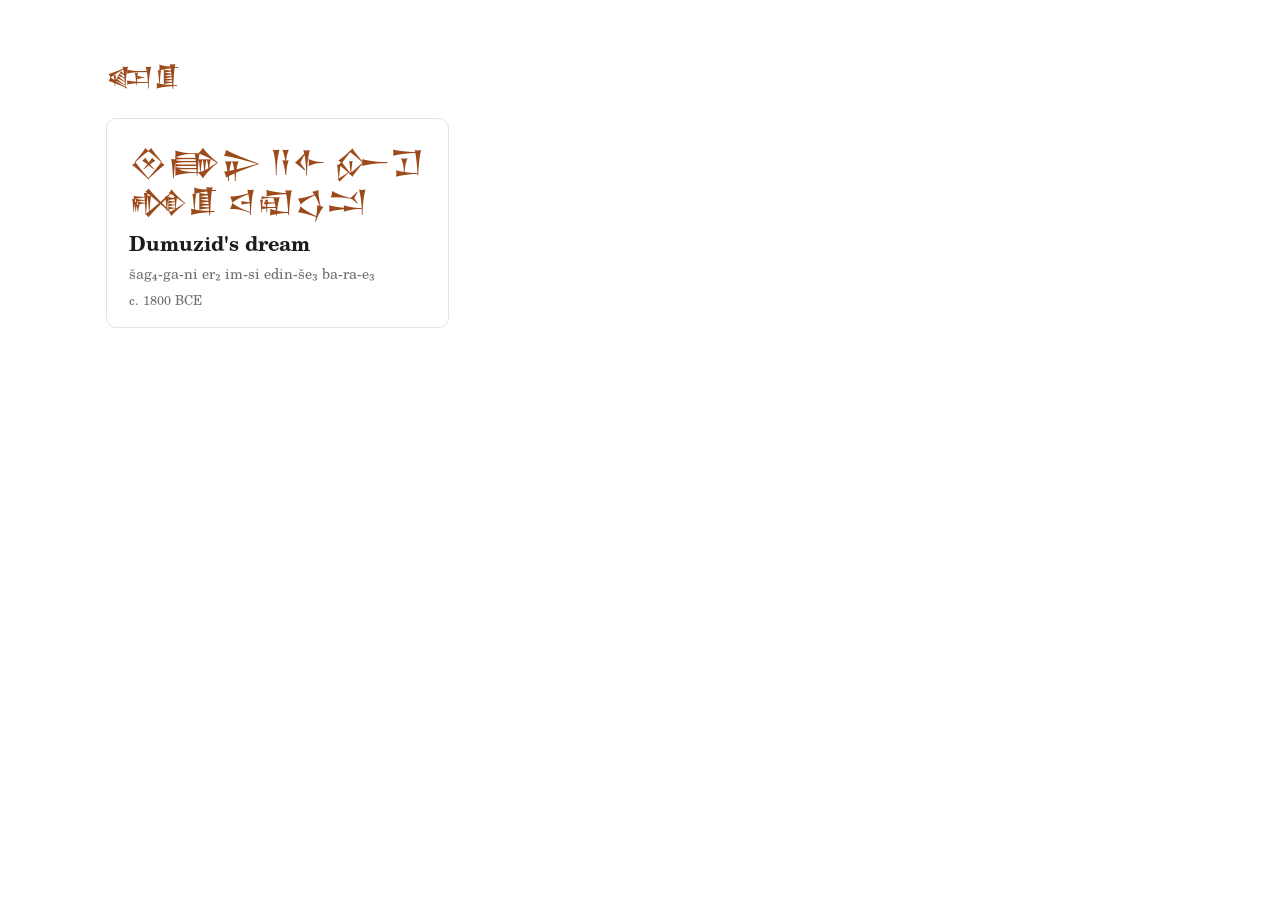
<file: index.html>
<!doctype html>
<html lang="en">
<head>
<meta charset="utf-8">
<meta name="viewport" content="width=device-width, initial-scale=1">
<title>Cuneiform Reader</title>
<link rel="preconnect" href="https://fonts.googleapis.com">
<link rel="preconnect" href="https://fonts.gstatic.com" crossorigin>
<link href="https://fonts.googleapis.com/css2?family=Noto+Sans+Cuneiform&display=swap" rel="stylesheet">
<!-- subscript digits only: Century Schoolbook has none, so Noto Serif supplies ₀-₉ and ₓ -->
<link href="https://fonts.googleapis.com/css2?family=Noto+Serif&text=%E2%82%80%E2%82%81%E2%82%82%E2%82%83%E2%82%84%E2%82%85%E2%82%86%E2%82%87%E2%82%88%E2%82%89%E2%82%93&display=swap" rel="stylesheet">
<link rel="icon" href="data:image/svg+xml,%3Csvg xmlns=%27http://www.w3.org/2000/svg%27 viewBox=%270 0 32 32%27%3E%3Cpath fill=%27%239c4a1a%27 d=%27M4 6 L12 10 L4 14 Z M14 6 L22 10 L14 14 Z M4 18 L28 22 L4 26 Z%27/%3E%3C/svg%3E">
<link rel="stylesheet" href="css/style.css">
</head>
<body class="library">
<header class="site-header">
  <p class="kicker">𒅴𒂠</p>
</header>
<main id="library" class="library-grid"><p class="loading">Loading library…</p></main>
<script type="module" src="js/library.js"></script>
</body>
</html>
</file>
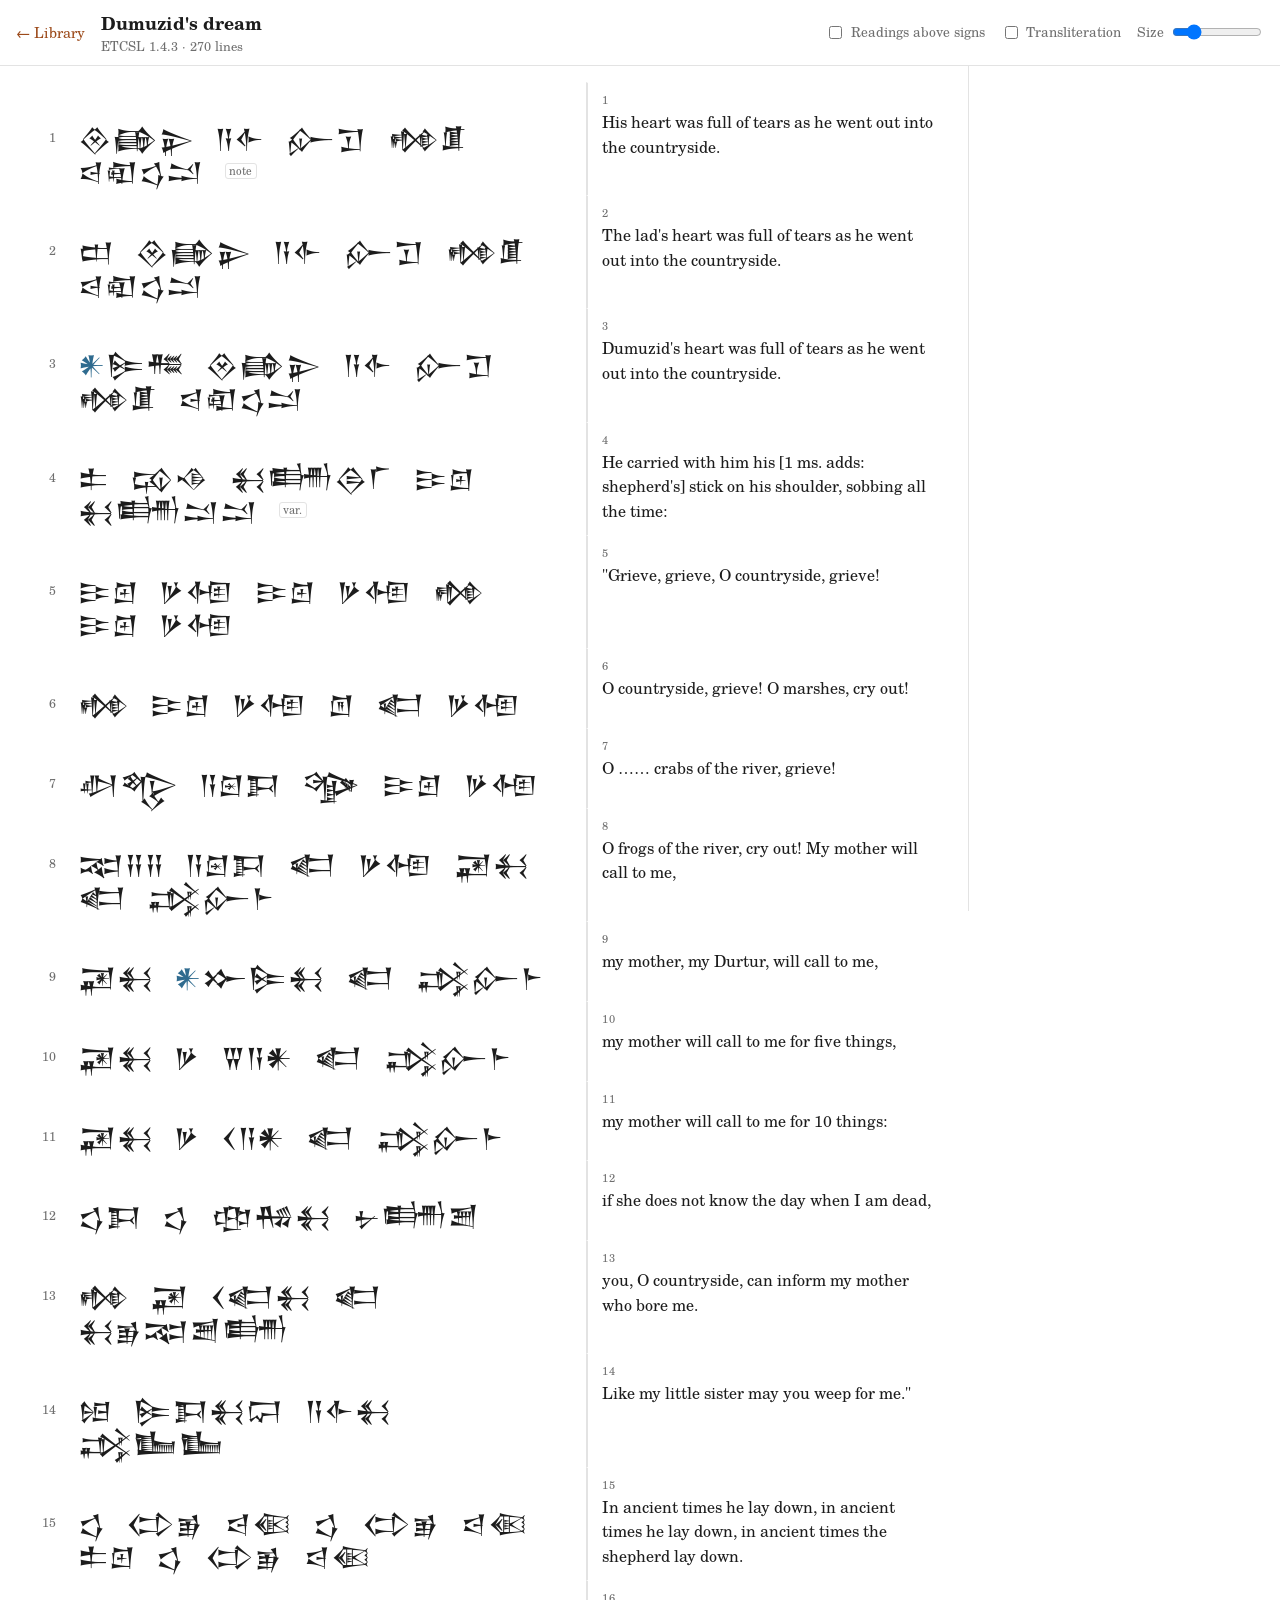
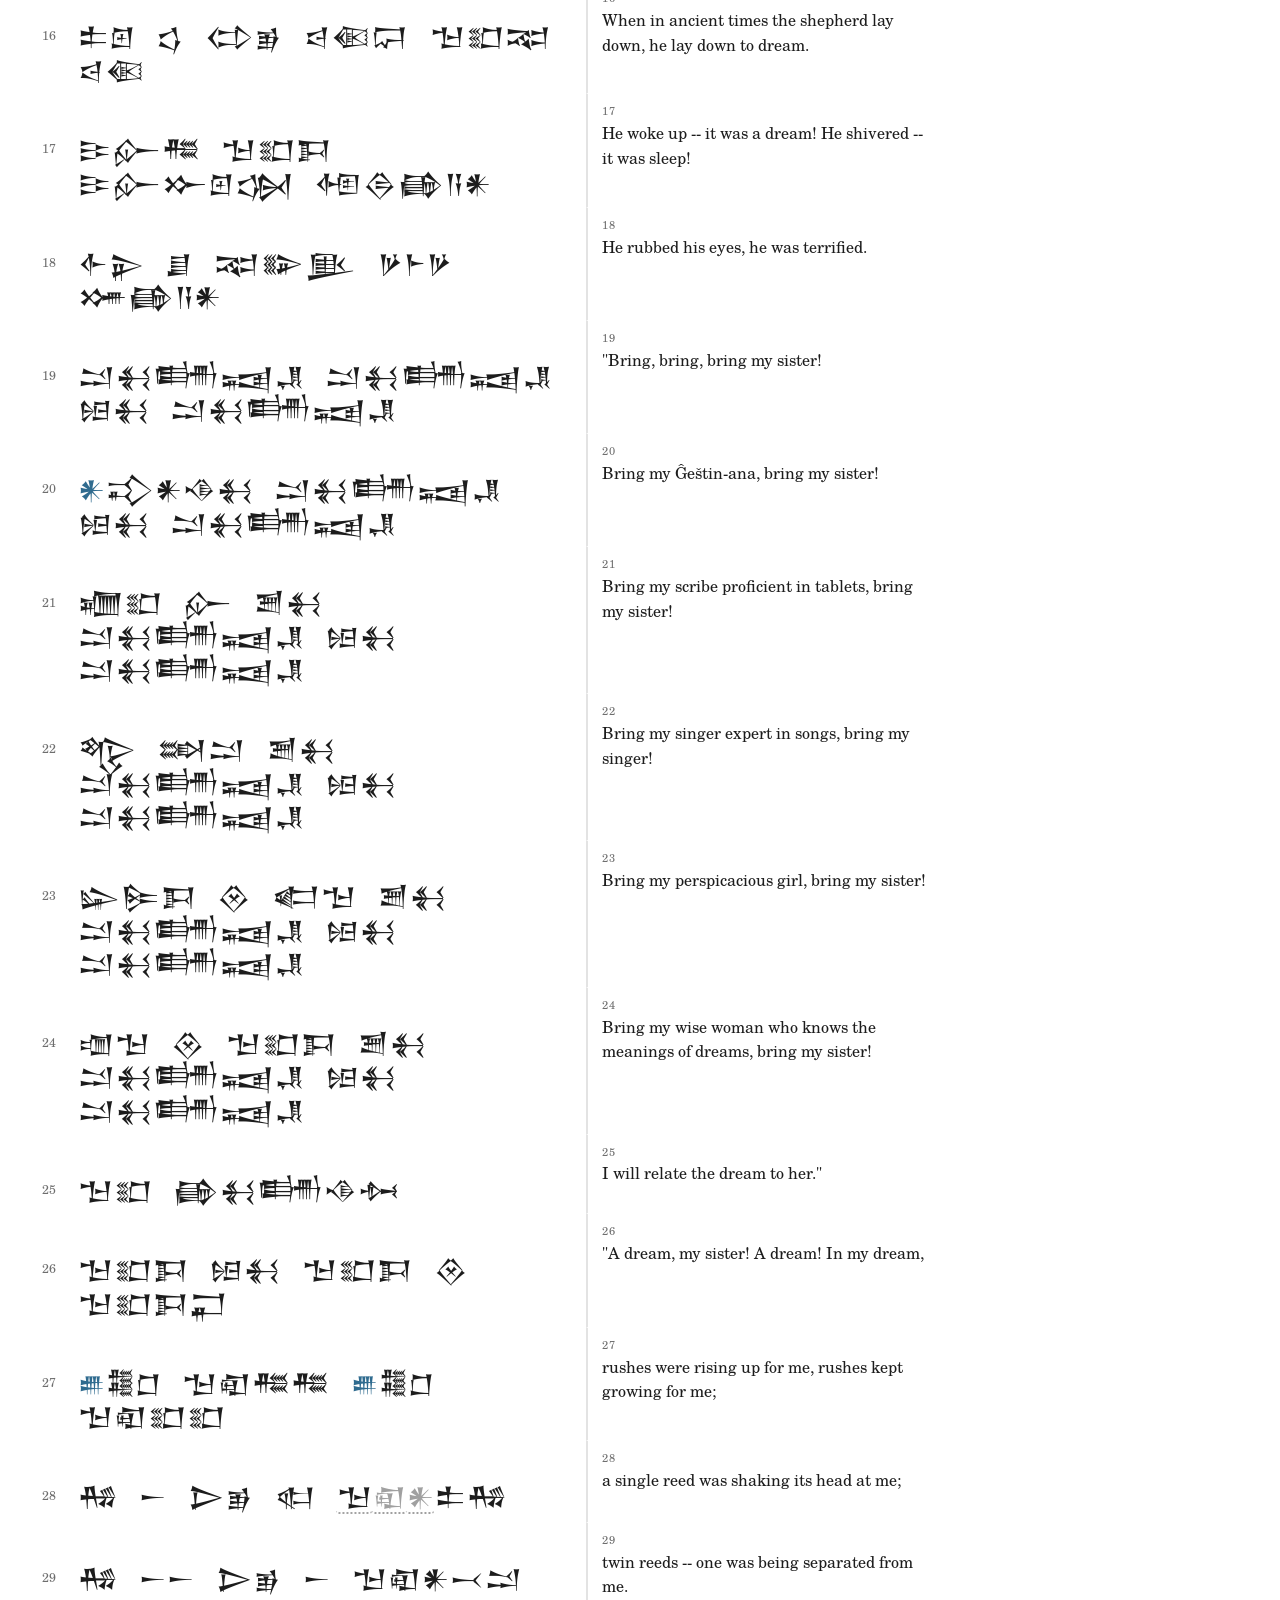
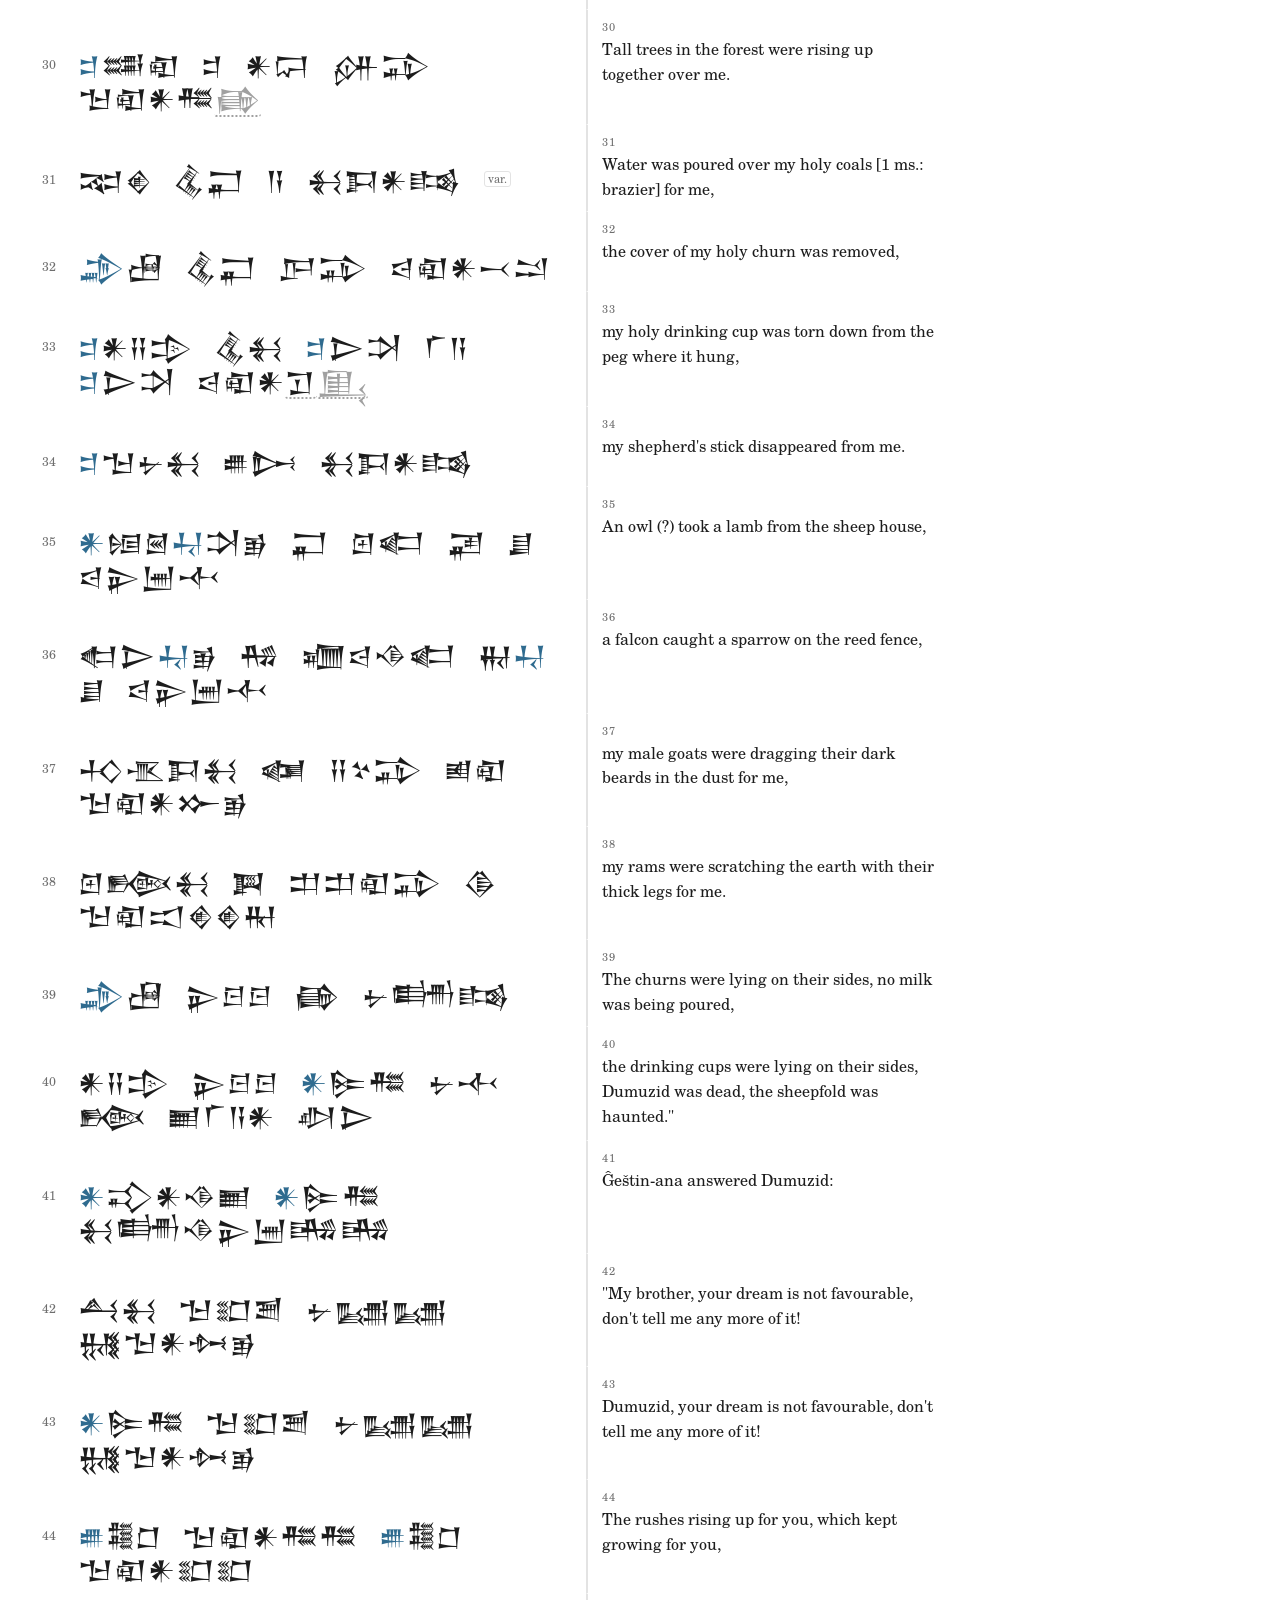
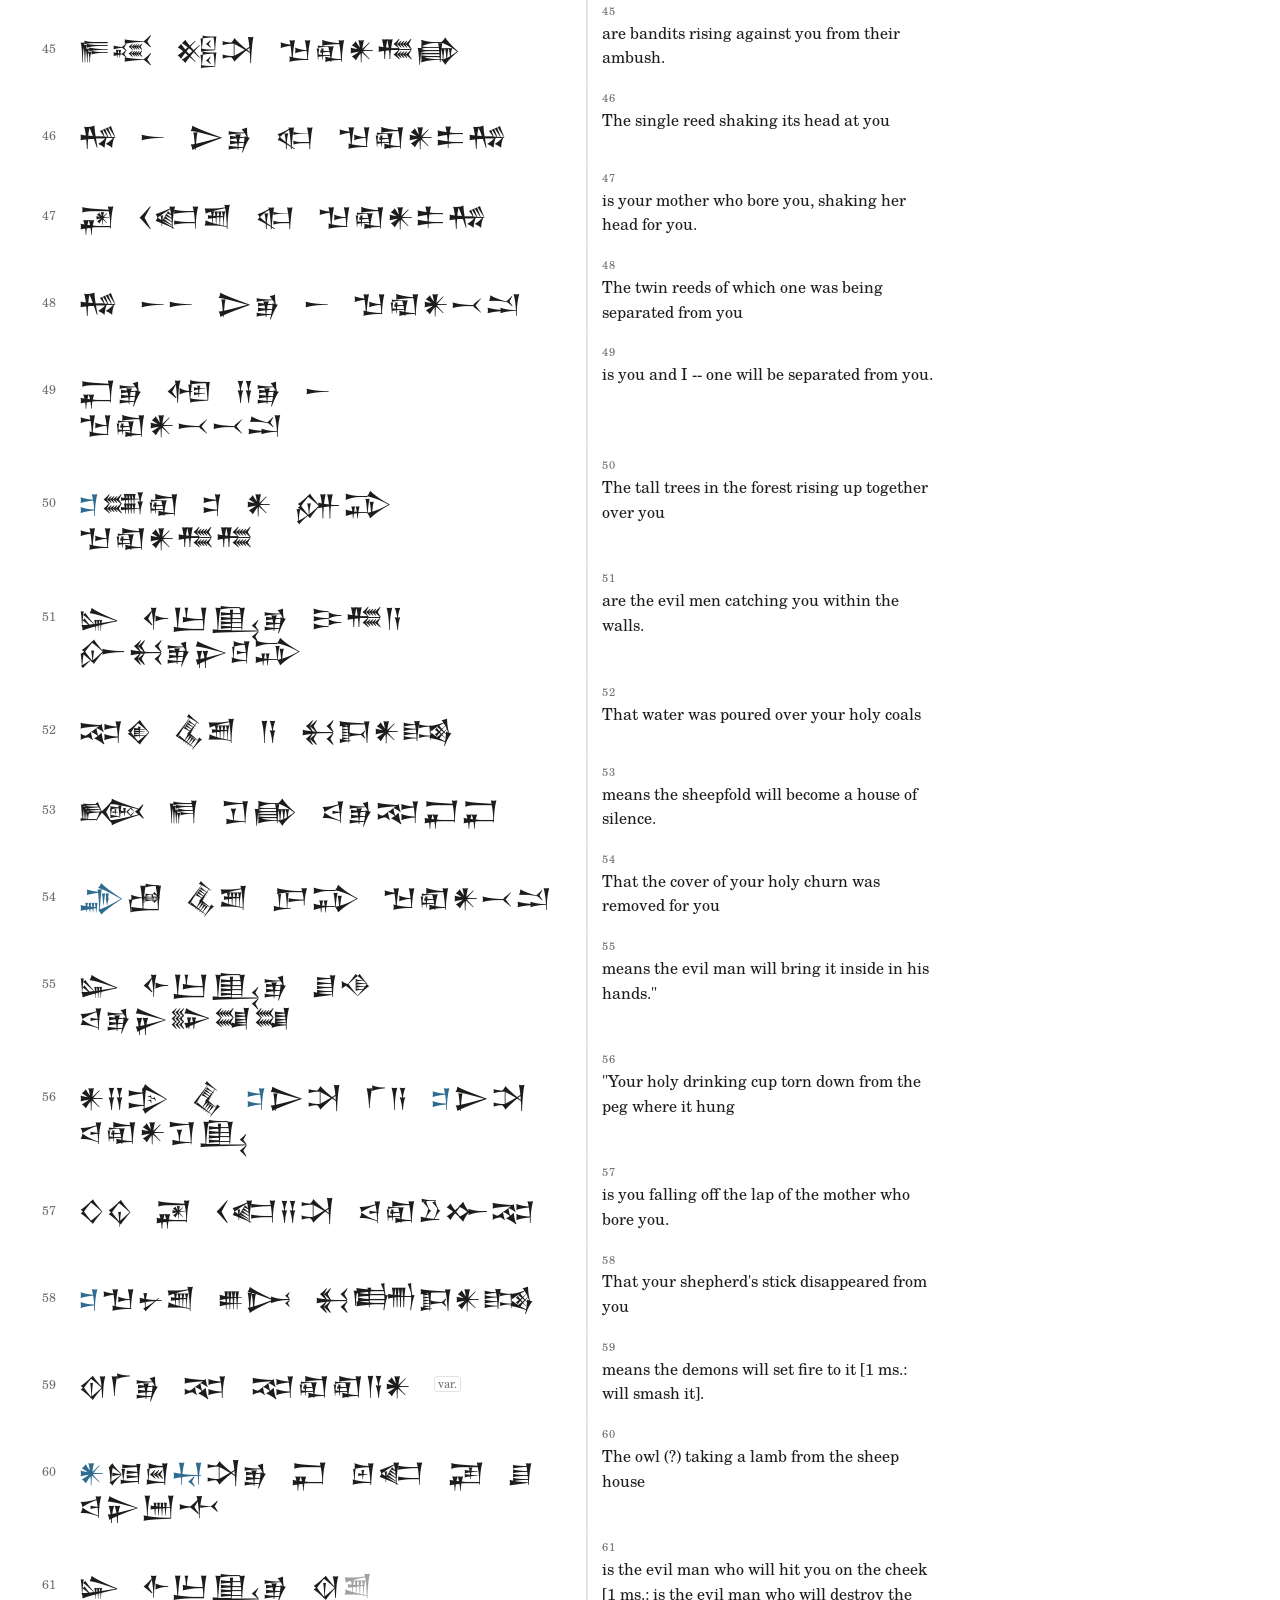
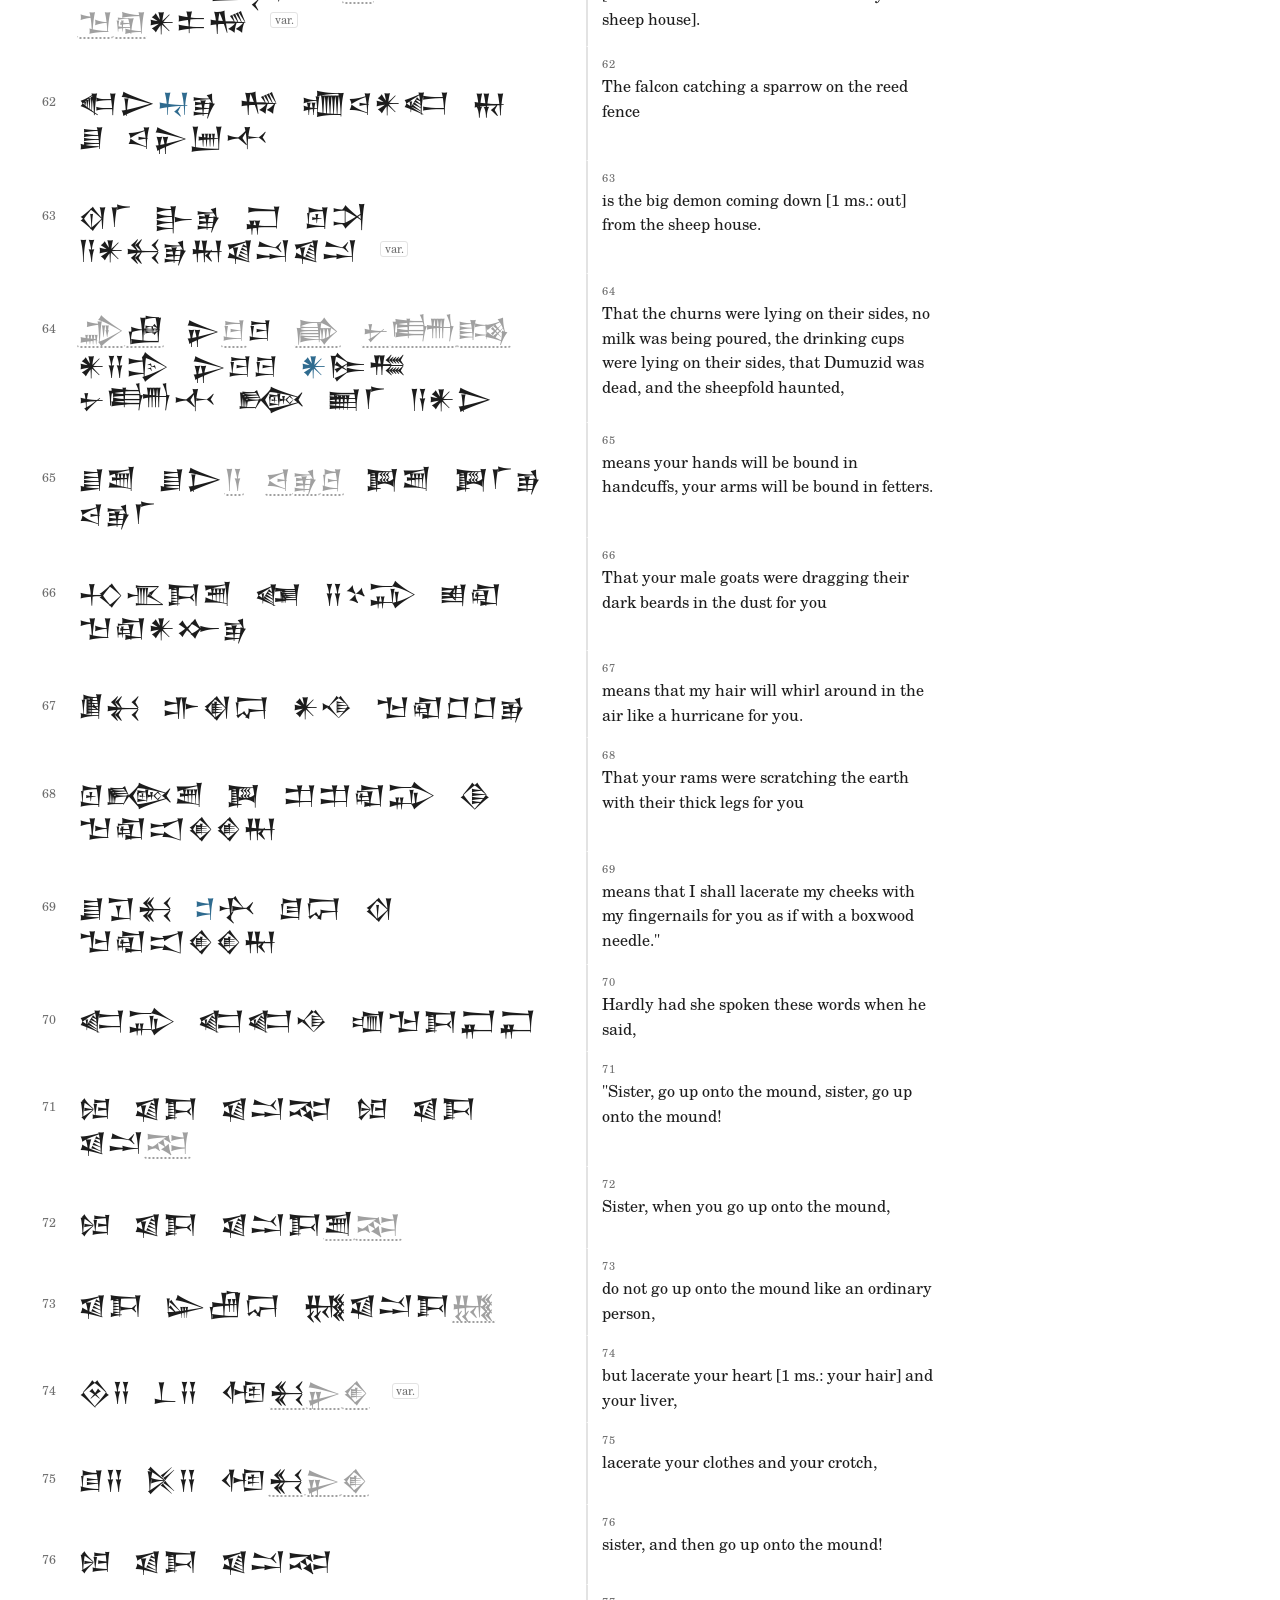
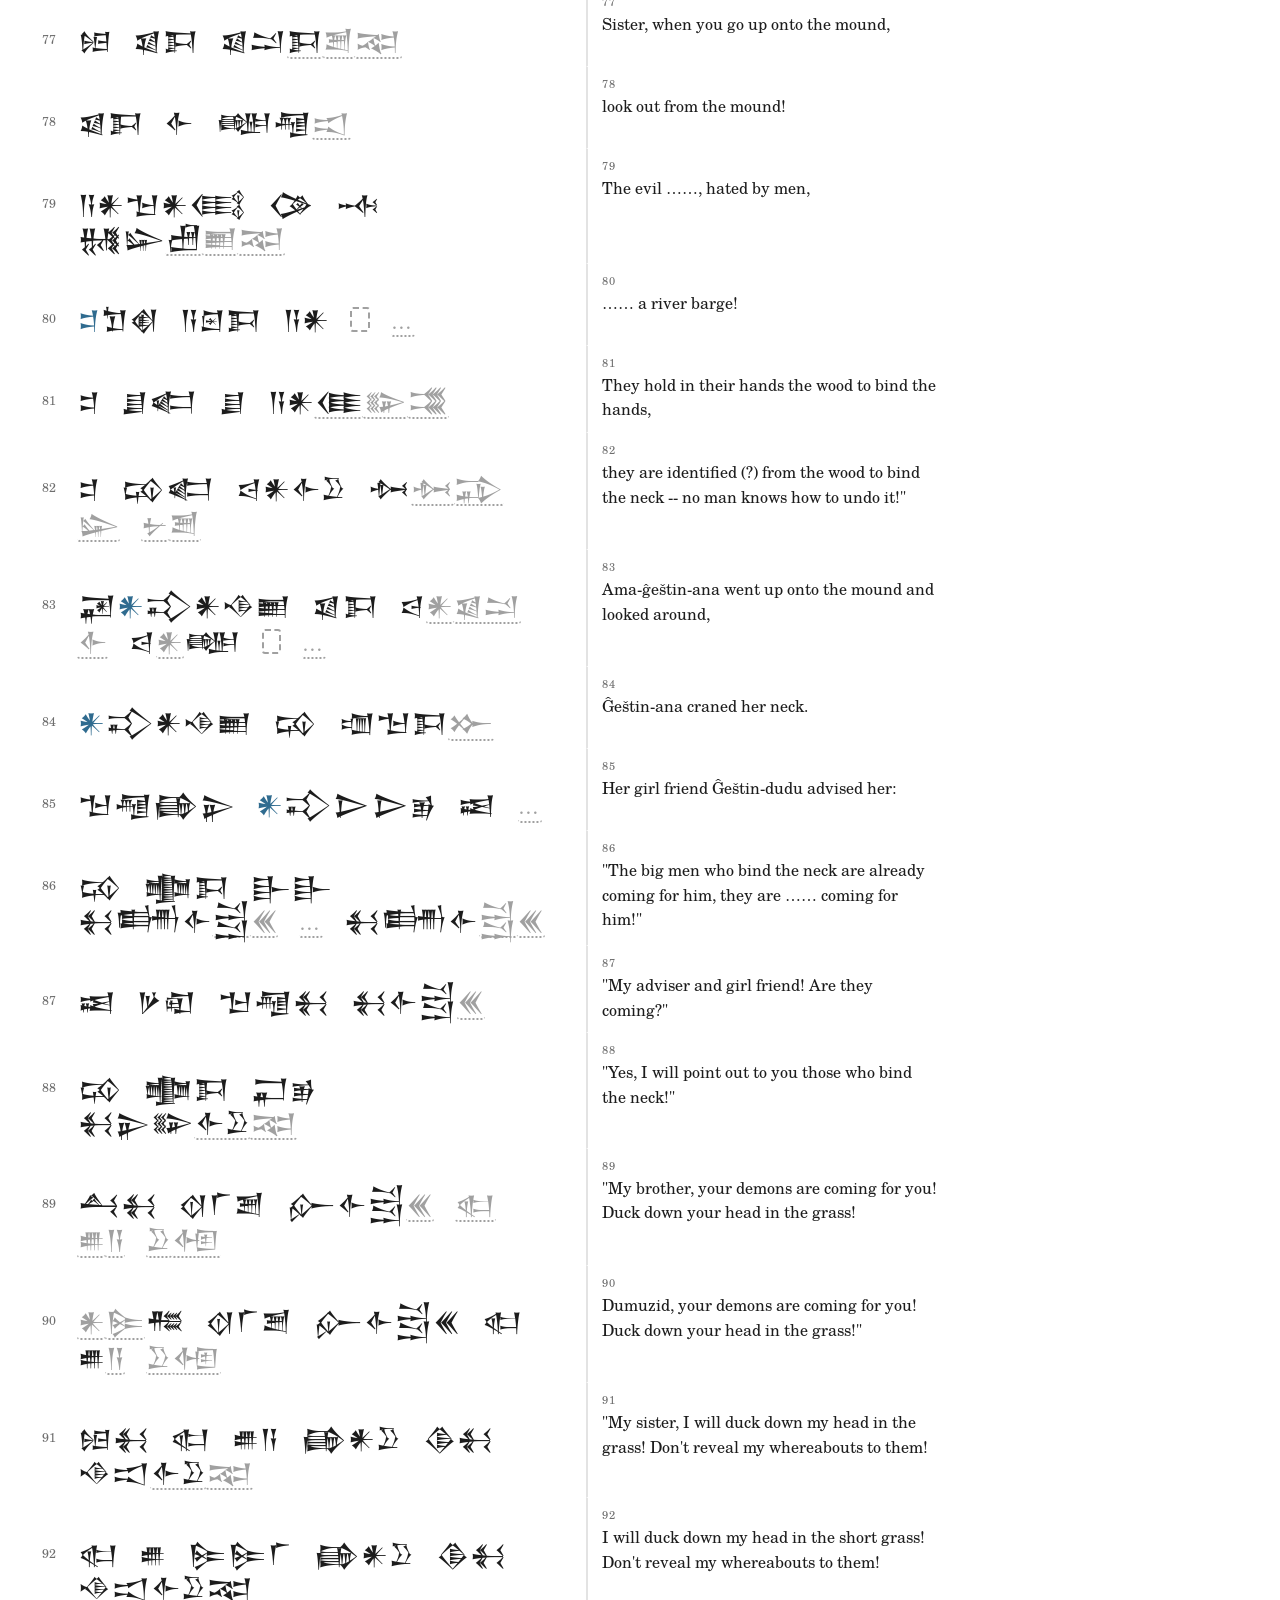
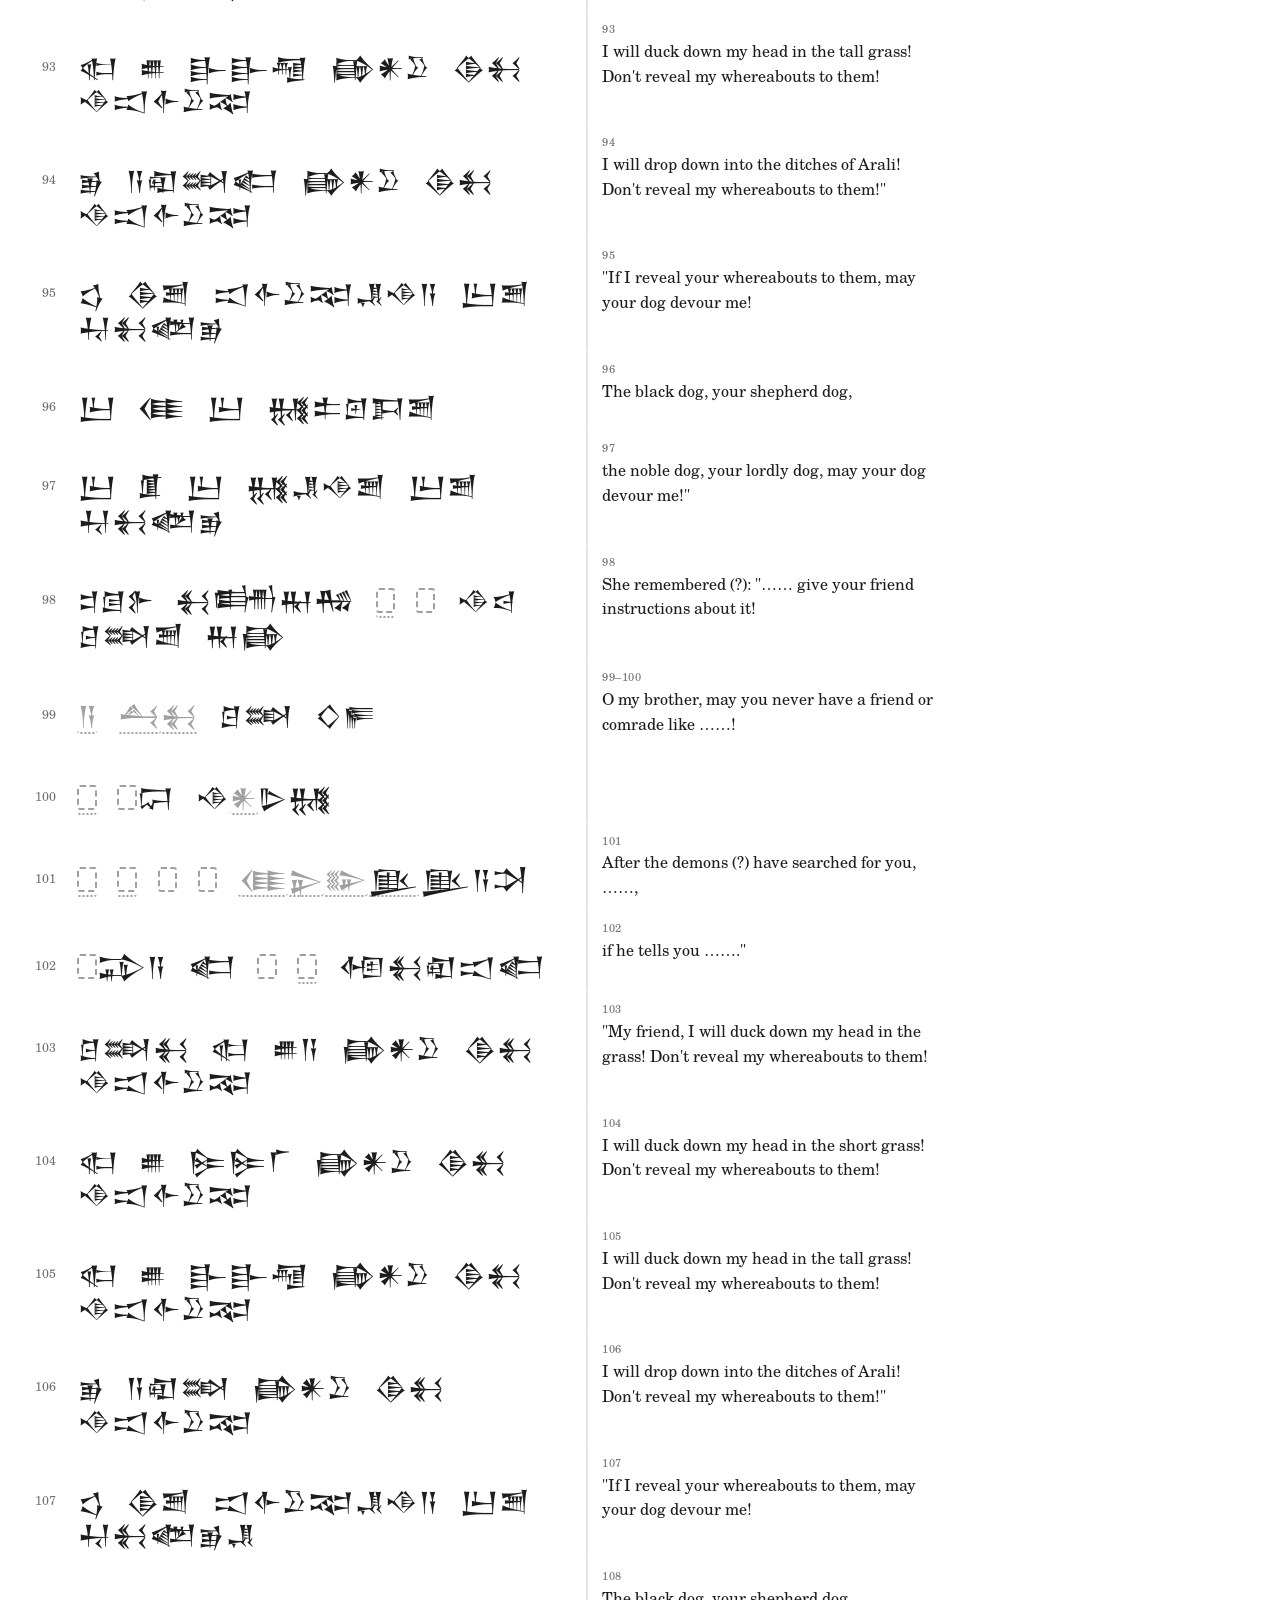
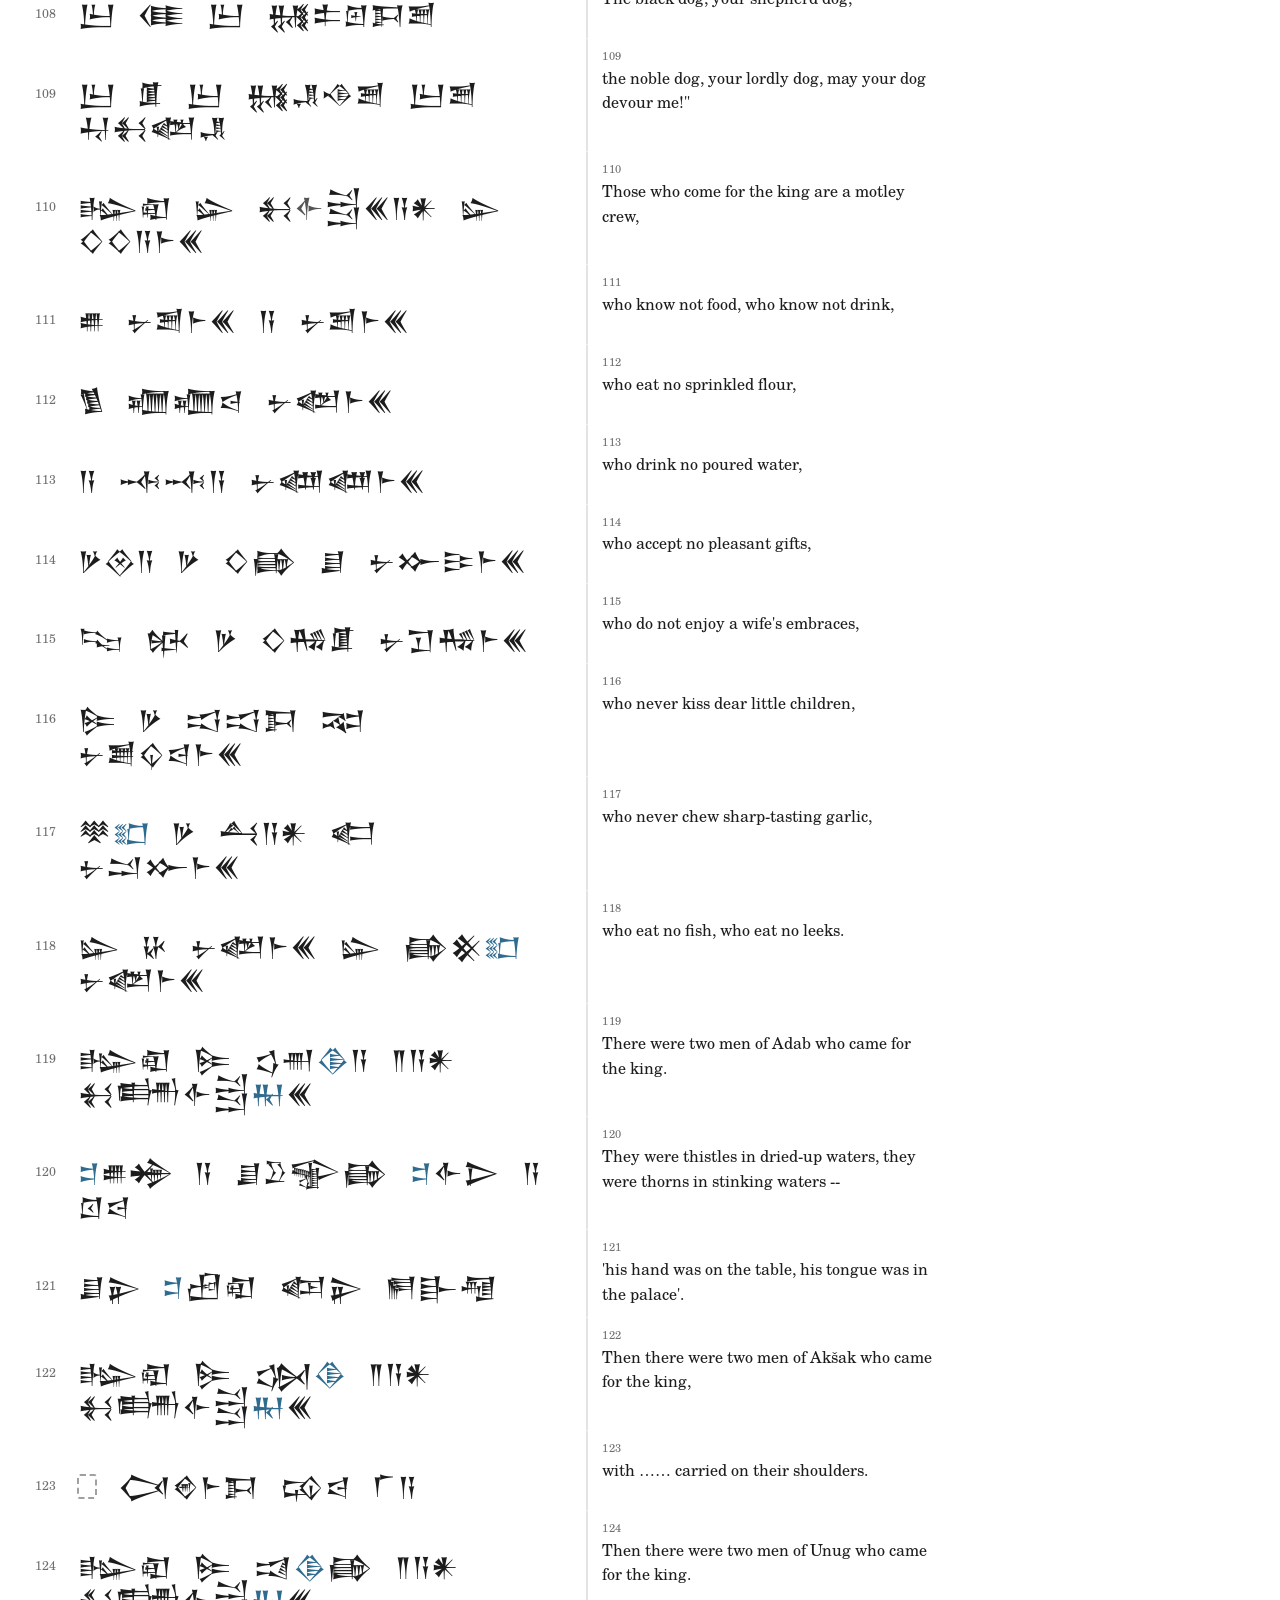
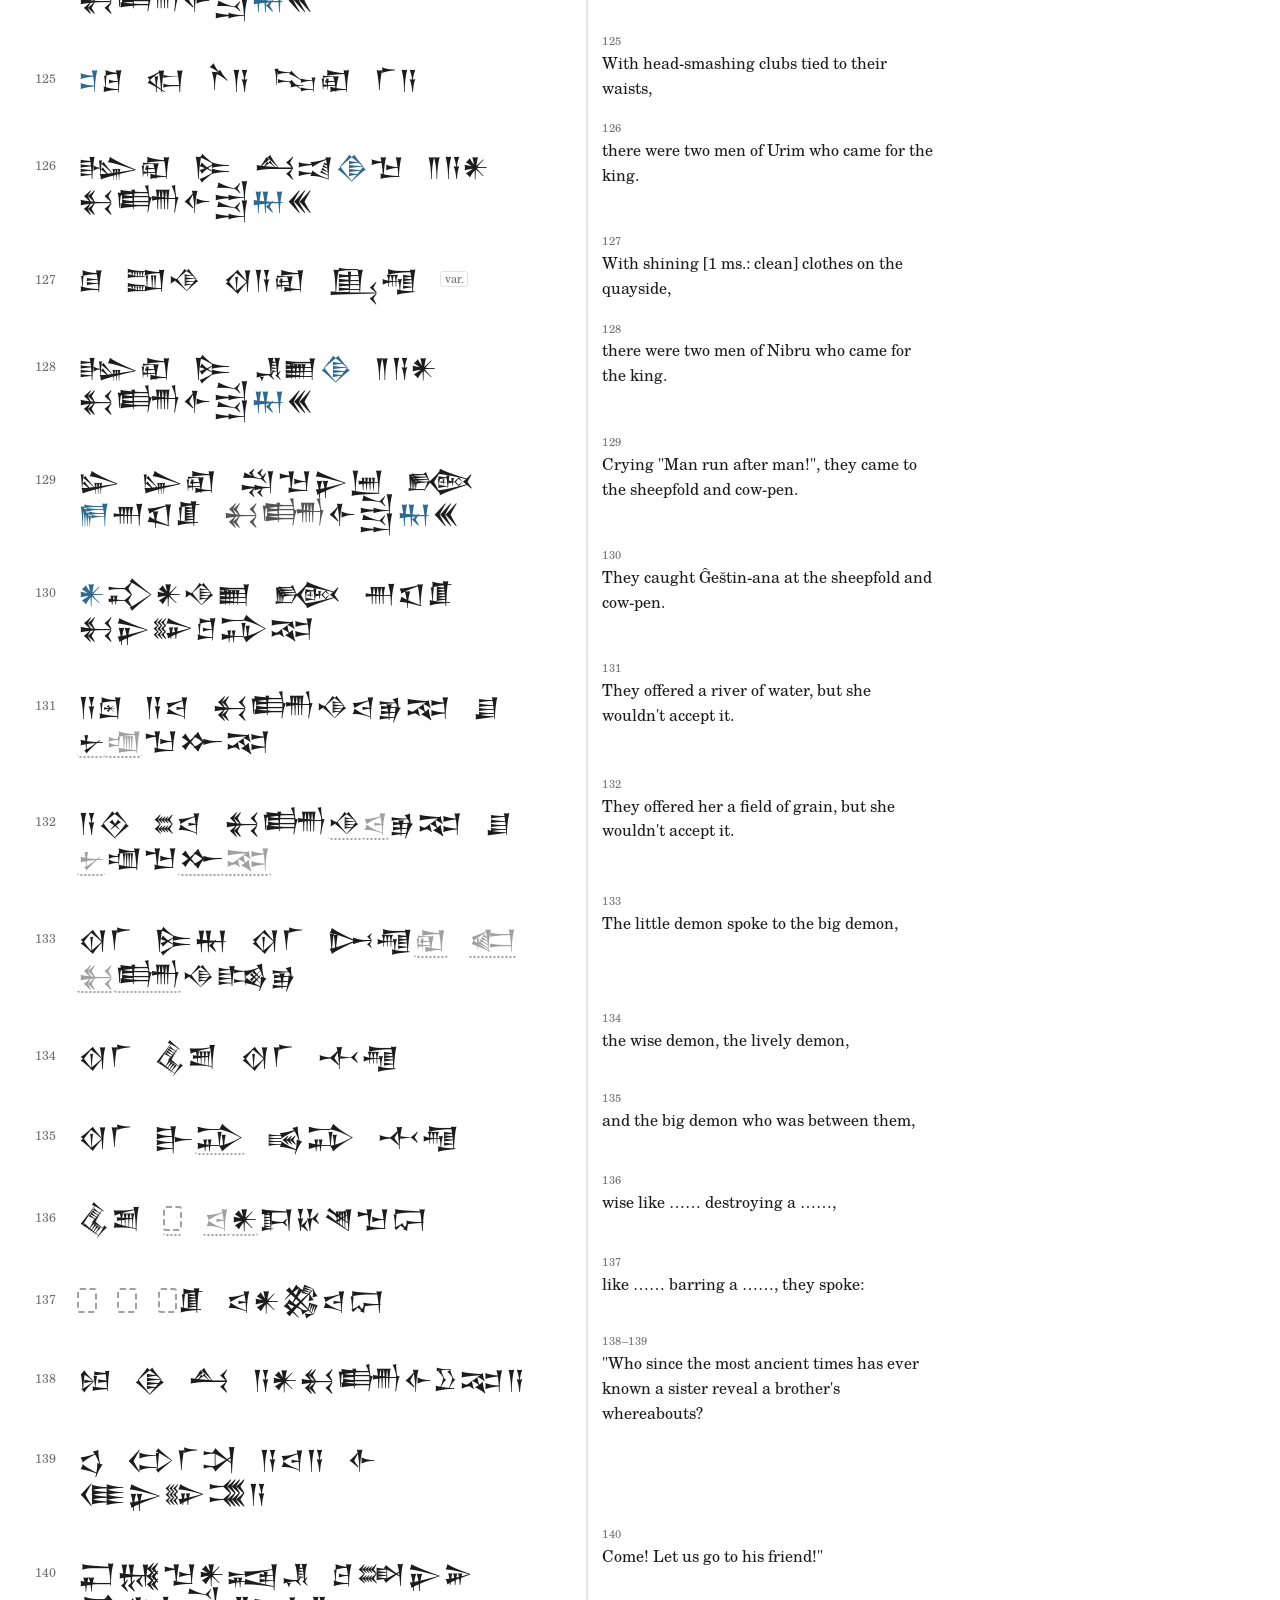
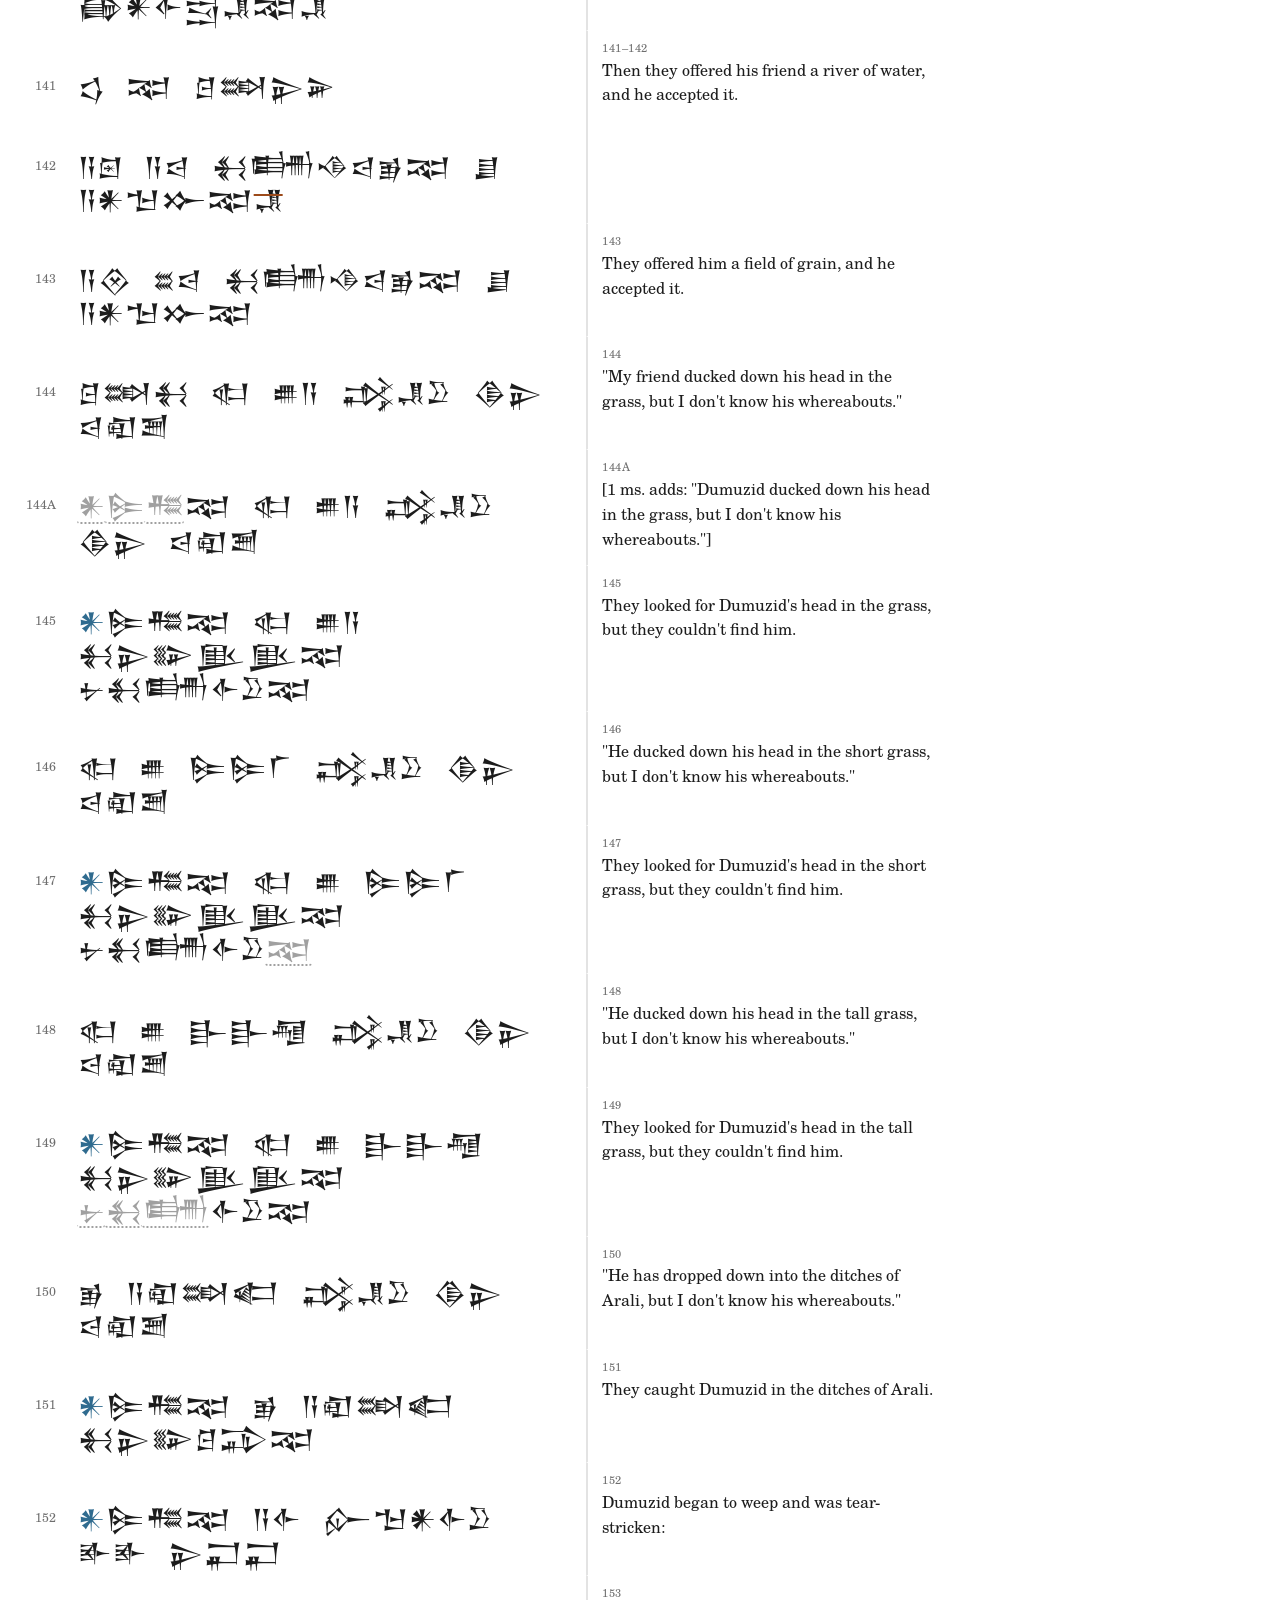
<file: read.html>
<!doctype html>
<html lang="en">
<head>
<meta charset="utf-8">
<meta name="viewport" content="width=device-width, initial-scale=1">
<title>Cuneiform Reader</title>
<link rel="preconnect" href="https://fonts.googleapis.com">
<link rel="preconnect" href="https://fonts.gstatic.com" crossorigin>
<link href="https://fonts.googleapis.com/css2?family=Noto+Sans+Cuneiform&display=swap" rel="stylesheet">
<!-- subscript digits only: Century Schoolbook has none, so Noto Serif supplies ₀-₉ and ₓ -->
<link href="https://fonts.googleapis.com/css2?family=Noto+Serif&text=%E2%82%80%E2%82%81%E2%82%82%E2%82%83%E2%82%84%E2%82%85%E2%82%86%E2%82%87%E2%82%88%E2%82%89%E2%82%93&display=swap" rel="stylesheet">
<link rel="icon" href="data:image/svg+xml,%3Csvg xmlns=%27http://www.w3.org/2000/svg%27 viewBox=%270 0 32 32%27%3E%3Cpath fill=%27%239c4a1a%27 d=%27M4 6 L12 10 L4 14 Z M14 6 L22 10 L14 14 Z M4 18 L28 22 L4 26 Z%27/%3E%3C/svg%3E">
<link rel="stylesheet" href="css/style.css">
</head>
<body class="reader">
<header class="bar">
  <a class="back" href="./">← Library</a>
  <div>
    <h1 id="title">…</h1>
    <div class="meta" id="meta"></div>
  </div>
  <div class="controls">
    <label title="Show the reading of every sign above it"><input type="checkbox" id="opt-readings"> Readings above signs</label>
    <label title="Show the ETCSL transliteration under each line"><input type="checkbox" id="opt-translit"> Transliteration</label>
    <label title="Cuneiform size">Size <input type="range" id="opt-size" min="20" max="52" step="1" value="26"></label>
  </div>
</header>
<div class="layout">
  <div class="text-wrap">
    <main id="text" class="text-grid"><p class="loading">Loading text…</p></main>
    <footer id="sources" class="text-sources"></footer>
  </div>
  <aside id="inspector" class="inspector"></aside>
</div>
<script type="module" src="js/reader.js"></script>
</body>
</html>
</file>
<file: css/style.css>
/* Cuneiform Reader — shared styles */

:root {
  --bg: #ffffff;
  --bg-2: #f4f4f4;
  --panel: #ffffff;
  --ink: #1c1c1c;
  --muted: #6e6e6e;
  --line: #e3e3e3;
  --accent: #9c4a1a;
  --accent-soft: rgba(156, 74, 26, 0.12);
  --hl: rgba(214, 160, 60, 0.18);
  --hl-strong: rgba(214, 160, 60, 0.38);
  --det: #2f6b8f;
  --restored: #a0a0a0;
  --font-cu: 'Noto Sans Cuneiform', 'Segoe UI Historic', 'CuneiformComposite', 'Santakku', 'Assurbanipal', serif;
  --font-text: 'Century Schoolbook', 'Noto Serif', Georgia, serif;
  --cu-size: 26px;
  --reading-size: 0.78rem;
}

/* Dark theme is opt-in: <html data-theme="dark"> */
:root[data-theme="dark"] {
  --bg: #1b1713;
  --bg-2: #241f19;
  --panel: #221d18;
  --ink: #efe6d6;
  --muted: #a2937e;
  --line: #3a3127;
  --accent: #e0905a;
  --accent-soft: rgba(224, 144, 90, 0.16);
  --hl: rgba(224, 170, 80, 0.16);
  --hl-strong: rgba(224, 170, 80, 0.34);
  --det: #7fb6d8;
  --restored: #7d7265;
}

/* Century Schoolbook: the installed font when present, otherwise the bundled
   TeX Gyre Schola (a free Century Schoolbook design, GUST Font License). */
@font-face {
  font-family: 'Century Schoolbook';
  font-display: swap;
  /* leave subscript digits (U+2080-209F) to a fallback font: Schoolbook draws them full size */
  unicode-range: U+0000-207F, U+20A0-10FFFF;
  font-style: normal;
  font-weight: 400;
  src: local('Century Schoolbook'), local('CenturySchoolbook'), local('New Century Schoolbook'),
       url('../fonts/texgyreschola-regular.otf') format('opentype');
}
@font-face {
  font-family: 'Century Schoolbook';
  font-display: swap;
  /* leave subscript digits (U+2080-209F) to a fallback font: Schoolbook draws them full size */
  unicode-range: U+0000-207F, U+20A0-10FFFF;
  font-style: normal;
  font-weight: 700;
  src: local('Century Schoolbook Bold'), local('CenturySchoolbook-Bold'),
       url('../fonts/texgyreschola-bold.otf') format('opentype');
}
@font-face {
  font-family: 'Century Schoolbook';
  font-display: swap;
  /* leave subscript digits (U+2080-209F) to a fallback font: Schoolbook draws them full size */
  unicode-range: U+0000-207F, U+20A0-10FFFF;
  font-style: italic;
  font-weight: 400;
  src: local('Century Schoolbook Italic'), local('CenturySchoolbook-Italic'),
       url('../fonts/texgyreschola-italic.otf') format('opentype');
}
@font-face {
  font-family: 'Century Schoolbook';
  font-display: swap;
  /* leave subscript digits (U+2080-209F) to a fallback font: Schoolbook draws them full size */
  unicode-range: U+0000-207F, U+20A0-10FFFF;
  font-style: italic;
  font-weight: 700;
  src: local('Century Schoolbook Bold Italic'), local('CenturySchoolbook-BoldItalic'),
       url('../fonts/texgyreschola-bolditalic.otf') format('opentype');
}

* { box-sizing: border-box; }

html, body { margin: 0; padding: 0; }

body {
  background: var(--bg);
  color: var(--ink);
  font-family: var(--font-text);
  line-height: 1.5;
  -webkit-font-smoothing: antialiased;
}

a { color: var(--accent); text-decoration: none; }
a:hover { text-decoration: underline; }

.cu-text { font-family: var(--font-cu); }

/* ------------------------------------------------------------------ */
/* Library                                                             */
/* ------------------------------------------------------------------ */

.site-header {
  max-width: 1100px;
  margin: 0 auto;
  padding: 3.5rem 1rem 1.5rem;
}

.site-header h1 {
  font-weight: 700;
  font-size: 2rem;
  letter-spacing: 0.01em;
  margin: 0 0 0.25rem;
}

.site-header .kicker {
  font-family: var(--font-cu);
  font-size: 1.6rem;
  color: var(--accent);
  margin: 0;
}


.library-grid {
  max-width: 1100px;
  margin: 0 auto;
  padding: 0 1rem 4rem;
  display: grid;
  grid-template-columns: repeat(auto-fill, minmax(320px, 1fr));
  gap: 1.25rem;
}

.card {
  display: block;
  background: var(--panel);
  border: 1px solid var(--line);
  border-radius: 10px;
  padding: 1.25rem 1.4rem 1.1rem;
  color: inherit;
  transition: transform 120ms ease, box-shadow 120ms ease, border-color 120ms ease;
}

.card:hover {
  text-decoration: none;
  transform: translateY(-2px);
  border-color: var(--accent);
  box-shadow: 0 8px 24px rgba(0, 0, 0, 0.08);
}

.card-cu {
  font-family: var(--font-cu);
  font-size: 1.9rem;
  line-height: 1.3;
  color: var(--accent);
  margin-bottom: 0.6rem;
  overflow-wrap: anywhere;
}

.card h2 { font-size: 1.25rem; font-weight: 700; margin: 0 0 0.3rem; }
.card-tr { color: var(--muted); font-size: 0.9rem; margin: 0 0 0.35rem; }
.card-meta { color: var(--muted); font-size: 0.8rem; margin: 0; }

/* ------------------------------------------------------------------ */
/* Reader chrome                                                       */
/* ------------------------------------------------------------------ */

.bar {
  position: sticky;
  top: 0;
  z-index: 20;
  display: flex;
  align-items: center;
  gap: 1rem;
  flex-wrap: wrap;
  padding: 0.6rem 1rem;
  background: color-mix(in srgb, var(--bg) 88%, transparent);
  backdrop-filter: blur(8px);
  border-bottom: 1px solid var(--line);
}

.bar .back { font-size: 0.9rem; white-space: nowrap; }
.bar h1 { font-size: 1.1rem; font-weight: 700; margin: 0; }
.bar .meta { color: var(--muted); font-size: 0.8rem; }
.bar .controls {
  margin-left: auto;
  display: flex;
  align-items: center;
  gap: 1rem;
  font-size: 0.85rem;
  color: var(--muted);
  flex-wrap: wrap;
}
.bar .controls label { display: inline-flex; align-items: center; gap: 0.35rem; cursor: pointer; }
.bar .controls input[type="range"] { width: 90px; }
.bar .controls input[type="checkbox"] { accent-color: var(--accent); }

.layout {
  display: grid;
  grid-template-columns: minmax(0, 1fr) 19.5rem;
  gap: 0;
  max-width: 1500px;
  margin: 0 auto;
}

.text-wrap { padding: 1rem 1rem 6rem 0.5rem; min-width: 0; }

/* ------------------------------------------------------------------ */
/* The aligned grid: line no | cuneiform | translation                 */
/* ------------------------------------------------------------------ */

.text-grid {
  display: grid;
  grid-template-columns: 3.25rem minmax(0, 1.35fr) minmax(0, 1fr);
  column-gap: 1rem;
  align-items: stretch;
}

.ln, .cu, .en { border-top: 1px solid transparent; }

.ln {
  grid-column: 1;
  text-align: right;
  font-size: 0.78rem;
  color: var(--muted);
  font-variant-numeric: tabular-nums;
  /* centre the number on the first glyph row: cu top padding + half a glyph line box */
  padding: calc(0.35rem + 1.875 * var(--cu-size) - 0.39rem) 0.25rem 0 0;
  cursor: pointer;
  user-select: none;
  line-height: 1;
  transition: background 100ms;
}

.cu {
  grid-column: 2;
  /* room above the glyphs for the hover reading label */
  padding: calc(0.35rem + 1.25em) 0.25rem 0.45rem 0;
  font-size: var(--cu-size);
  line-height: 1.25;
  transition: background 100ms;
  overflow-wrap: anywhere;
}

.cu.indent { padding-left: 1.5em; }

.en {
  grid-column: 3;
  font-size: 1rem;
  line-height: 1.55;
  padding: 0.5rem 0.9rem 0.6rem 0.9rem;
  border-left: 2px solid var(--line);
  transition: background 100ms, border-color 100ms;
  cursor: default;
}

.en p { margin: 0; }
.en-lines {
  display: block;
  font-size: 0.7rem;
  color: var(--muted);
  letter-spacing: 0.04em;
  margin-bottom: 0.1rem;
  font-variant-numeric: tabular-nums;
}
.en.fallback .en-lines::after { content: " · paragraph"; }

/* words and signs */

.w {
  display: inline-block;
  white-space: nowrap;
  margin-right: 0.45em;
  border-radius: 4px;
  padding: 0 0.04em;
}

.w.proper .gl { }

.sg {
  position: relative;
  display: inline-block;
  vertical-align: baseline;
  border-radius: 3px;
  cursor: pointer;
}

.gl {
  font-family: var(--font-cu);
  font-size: 1em;
  line-height: 1.25;
  padding: 0 0.02em;
  display: inline-block;
  min-width: 0.3em;
  transition: color 80ms;
}

.rd {
  position: absolute;
  left: 50%;
  bottom: calc(100% - 0.15em);
  transform: translateX(-50%);
  font-family: var(--font-text);
  font-size: var(--reading-size);
  line-height: 1;
  white-space: nowrap;
  color: var(--accent);
  background: var(--panel);
  padding: 0.15em 0.35em;
  border-radius: 4px;
  box-shadow: 0 1px 4px rgba(0, 0, 0, 0.12);
  opacity: 0;
  pointer-events: none;
  transition: opacity 70ms;
  z-index: 5;
}

.sg.hover .rd, .sg.pinned .rd { opacity: 1; }
.sg.hover .gl, .sg.pinned .gl { color: var(--accent); }
.sg.pinned { outline: 2px solid var(--accent); outline-offset: 1px; }
.w.hover { background: var(--accent-soft); }

/* interlinear mode: readings sit in the flow above every sign */
body.readings .cu { padding-top: 0.45rem; }
body.readings .ln { padding-top: calc(0.45rem + 0.58rem + 0.625 * var(--cu-size)); }
body.readings .sg {
  display: inline-flex;
  flex-direction: column;
  align-items: center;
  justify-content: flex-end;
  padding: 0 0.08em;
}
body.readings .rd {
  position: static;
  transform: none;
  opacity: 1;
  background: transparent;
  box-shadow: none;
  color: var(--muted);
  padding: 0 0 0.25em;
}
body.readings .sg.hover .rd, body.readings .sg.pinned .rd { color: var(--accent); }

/* sign states */
.sg.det .gl { color: var(--det); }
.sg.det .rd { font-style: italic; }
.sg.dmg-r .gl { color: var(--restored); }
.sg.dmg-r .gl::after,
.sg.dmg-d .gl::after { content: ""; }
.sg.dmg-r { border-bottom: 2px dotted var(--restored); }
.sg.dmg-d { border-bottom: 2px dotted color-mix(in srgb, var(--ink) 40%, transparent); }
.sg.ins .gl { opacity: 0.75; }
.sg.extra .gl { text-decoration: line-through; text-decoration-color: var(--accent); }
.sg.k-x .gl {
  display: inline-block;
  width: 0.75em;
  height: 0.95em;
  vertical-align: -0.12em;
  border: 2px dashed var(--restored);
  border-radius: 3px;
}
.sg.k-gap .gl { font-family: var(--font-text); color: var(--restored); letter-spacing: 0.1em; font-size: 0.8em; }
.gl.nogl {
  font-family: var(--font-text);
  font-size: 0.55em;
  border: 1px dashed var(--restored);
  border-radius: 3px;
  padding: 0.1em 0.3em;
  vertical-align: 0.2em;
}

.mark {
  display: inline-block;
  font-family: var(--font-text);
  font-size: 0.7rem;
  color: var(--muted);
  border: 1px solid var(--line);
  border-radius: 3px;
  padding: 0 0.3em;
  vertical-align: 0.6em;
  margin-left: 0.2em;
  cursor: help;
}

/* transliteration line */
.tl {
  display: none;
  font-family: var(--font-text);
  font-size: 0.85rem;
  line-height: 1.35;
  color: var(--muted);
  margin-top: 0.2rem;
}
body.translit .tl { display: block; }

/* line & chunk highlighting */
.ln.in-chunk, .cu.in-chunk { background: var(--hl); }
.ln.is-line, .cu.is-line { background: var(--hl-strong); }
.en.is-chunk { background: var(--hl-strong); border-left-color: var(--accent); }
.ln.is-line { color: var(--accent); font-weight: 700; }

.ln.flash, .cu.flash { animation: flash 1.6s ease-out 1; }
@keyframes flash {
  0% { background: var(--hl-strong); }
  100% { background: transparent; }
}

/* ------------------------------------------------------------------ */
/* Inspector                                                           */
/* ------------------------------------------------------------------ */

.inspector {
  position: sticky;
  top: 3.4rem;
  align-self: start;
  height: calc(100vh - 3.4rem);
  overflow: auto;
  border-left: 1px solid var(--line);
  background: var(--panel);
  padding: 1rem 1.1rem 2rem;
  font-size: 0.88rem;
}

.inspector h3 {
  font-size: 0.7rem;
  text-transform: uppercase;
  letter-spacing: 0.1em;
  color: var(--muted);
  margin: 1.1rem 0 0.4rem;
  font-weight: 700;
}
.inspector h3:first-child { margin-top: 0; }

.insp-glyph {
  font-family: var(--font-cu);
  font-size: 4.2rem;
  line-height: 1.1;
  color: var(--accent);
  margin: 0.1rem 0 0.2rem;
  min-height: 1.1em;
}
.insp-glyph.det { color: var(--det); }

.insp-reading { font-size: 1.5rem; font-weight: 700; line-height: 1.2; }
.insp-sub { color: var(--muted); font-size: 0.82rem; }

.kv { display: grid; grid-template-columns: auto 1fr; gap: 0.15rem 0.7rem; margin: 0.4rem 0 0; }
.kv dt { color: var(--muted); }
.kv dd { margin: 0; overflow-wrap: anywhere; }

.chips { display: flex; flex-wrap: wrap; gap: 0.3rem; margin-top: 0.3rem; }
.chip {
  font-size: 0.78rem;
  border: 1px solid var(--line);
  border-radius: 999px;
  padding: 0.05rem 0.5rem;
  color: var(--muted);
}
.chip.flag { border-color: var(--accent); color: var(--accent); }

.insp-word { font-size: 1.05rem; }
.insp-word .lemma { font-weight: 700; }
.insp-word .pos { color: var(--muted); font-size: 0.8rem; }
.insp-gloss { margin-top: 0.15rem; }

.insp-line-text { font-style: italic; }
.insp-note { color: var(--muted); font-size: 0.82rem; margin: 0.25rem 0 0; }
.insp-var { margin: 0.4rem 0 0; padding-left: 0.6rem; border-left: 2px solid var(--line); }
.insp-var .cu-text { font-size: 1.4rem; line-height: 1.3; display: block; }
.insp-var .vnote { color: var(--muted); font-size: 0.78rem; }


.kbd {
  font-family: ui-monospace, Menlo, monospace;
  font-size: 0.75rem;
  border: 1px solid var(--line);
  border-bottom-width: 2px;
  border-radius: 4px;
  padding: 0 0.3rem;
  background: var(--bg-2);
}


.text-sources {
  max-width: 60rem;
  margin: 2.5rem 0 0 3.25rem;
  padding-top: 1rem;
  border-top: 1px solid var(--line);
  color: var(--muted);
  font-size: 0.82rem;
  line-height: 1.5;
}
.text-sources p { margin: 0 0 0.5rem; }

.loading, .error { padding: 3rem 1rem; color: var(--muted); text-align: center; }
.error { color: var(--accent); }

/* ------------------------------------------------------------------ */
/* Narrow screens                                                      */
/* ------------------------------------------------------------------ */

@media (max-width: 980px) {
  .layout { grid-template-columns: minmax(0, 1fr); }
  .text-wrap { padding: 0.75rem 0.75rem 16rem 0.25rem; }
  .inspector {
    position: fixed;
    top: auto;
    bottom: 0;
    left: 0;
    right: 0;
    height: auto;
    max-height: 42vh;
    border-left: 0;
    border-top: 1px solid var(--line);
    box-shadow: 0 -6px 20px rgba(0, 0, 0, 0.12);
    padding: 0.75rem 1rem 1rem;
    z-index: 30;
  }
  .insp-glyph { font-size: 2.6rem; }
  .inspector h3 { margin-top: 0.7rem; }
  .text-grid { grid-template-columns: 2.4rem minmax(0, 1fr); }
  .en {
    grid-column: 2;
    border-left: 0;
    border-top: 1px dashed var(--line);
    padding: 0.4rem 0 0.6rem;
    font-size: 0.95rem;
  }
  .bar .controls { gap: 0.6rem; }
}

@media (max-width: 980px) {
  /* On narrow screens, the English can't share rows with the cuneiform, so it is placed
     directly after its last line instead (grid-row is set from JS). */
  body.stacked .en { grid-row: auto; }
}
</file>
